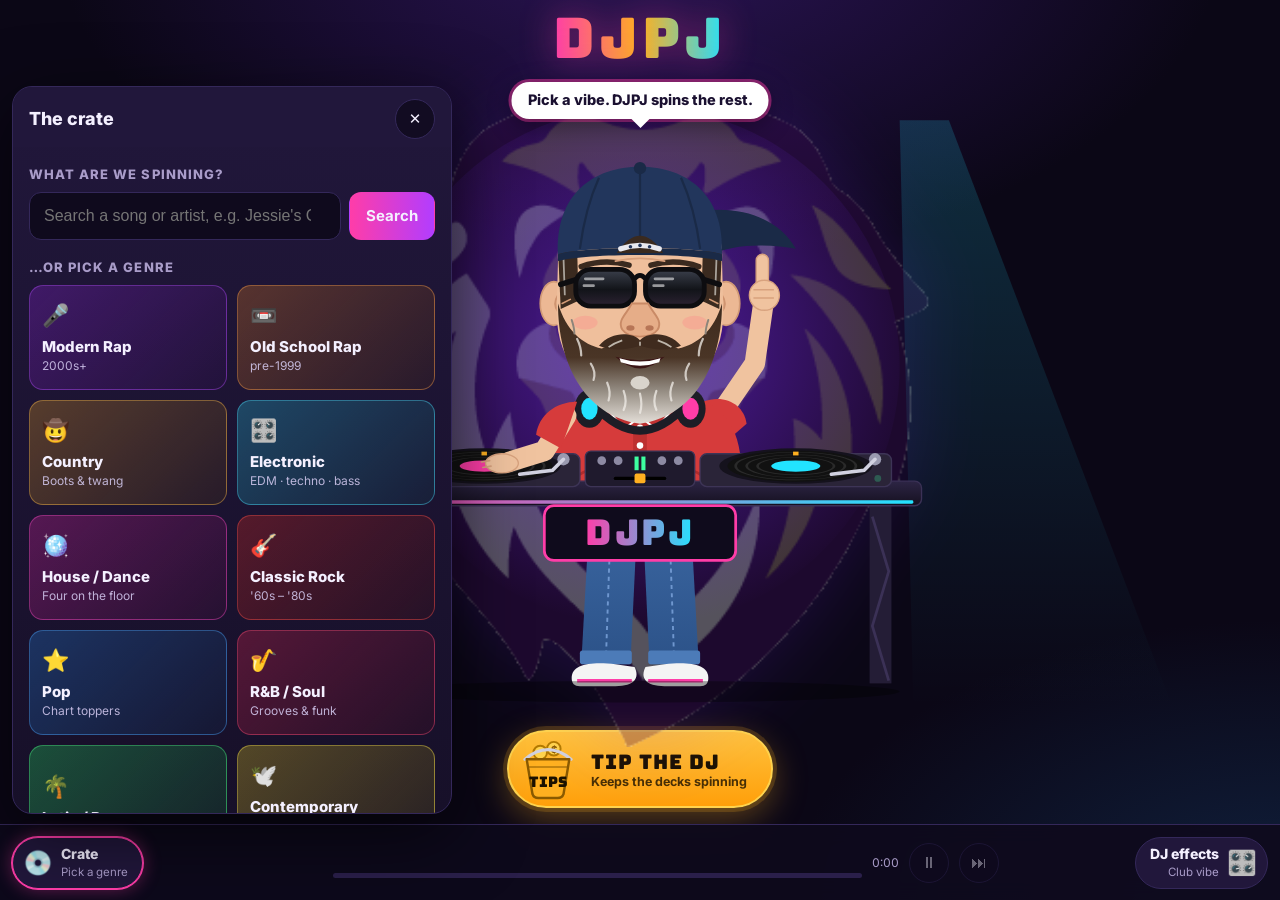
<file: index.html>
<!doctype html>
<html lang="en">
<head>
  <meta charset="utf-8">
  <meta name="viewport" content="width=device-width, initial-scale=1, viewport-fit=cover">
  <title>DJPJ · Your Personal Auto-DJ</title>
  <meta name="description" content="Pick a genre or a song and DJPJ spins a never-ending, beat-matched DJ set right in your browser. Free.">
  <meta name="theme-color" content="#0b0716">
  <link rel="icon" href="favicon.svg" type="image/svg+xml">
  <link rel="manifest" href="manifest.webmanifest">
  <link rel="preconnect" href="https://fonts.googleapis.com">
  <link rel="preconnect" href="https://fonts.gstatic.com" crossorigin>
  <link href="https://fonts.googleapis.com/css2?family=Bungee&family=Inter:wght@400;600;800&display=swap" rel="stylesheet">
  <link rel="stylesheet" href="css/styles.css">
</head>
<body>
  <!-- the stage: DJPJ himself is the show -->
  <div class="stage">
    <header class="topbar">
      <h1 class="logo">DJPJ</h1>
    </header>
    <div class="booth-wrap">
      <div id="status" class="bubble" role="status" aria-live="polite">Pick a vibe. DJPJ spins the rest.</div>
      <img class="lion" src="img/lion.png" alt="" aria-hidden="true">
      <canvas id="viz" aria-hidden="true"></canvas>
      <div id="emotes" class="emotes" aria-hidden="true"></div>
        <svg id="booth" class="booth" viewBox="0 0 480 420" role="img" aria-labelledby="booth-title">
          <title id="booth-title">DJPJ: a bearded DJ in sunglasses, a backwards cap, polo shirt and jeans, spinning two turntables</title>
          <defs>
            <radialGradient id="g-glow" cx="50%" cy="45%" r="55%">
              <stop offset="0" stop-color="#7a2cff" stop-opacity=".55"/>
              <stop offset="1" stop-color="#7a2cff" stop-opacity="0"/>
            </radialGradient>
            <linearGradient id="g-beam-l" x1="0" y1="0" x2="0" y2="1">
              <stop offset="0" stop-color="#ff3da8" stop-opacity=".55"/>
              <stop offset="1" stop-color="#ff3da8" stop-opacity="0"/>
            </linearGradient>
            <linearGradient id="g-beam-r" x1="0" y1="0" x2="0" y2="1">
              <stop offset="0" stop-color="#22e3ff" stop-opacity=".5"/>
              <stop offset="1" stop-color="#22e3ff" stop-opacity="0"/>
            </linearGradient>
            <linearGradient id="g-logo" x1="0" y1="0" x2="1" y2="0">
              <stop offset="0" stop-color="#ff3da8"/>
              <stop offset="1" stop-color="#22e3ff"/>
            </linearGradient>
            <linearGradient id="g-table" x1="0" y1="0" x2="0" y2="1">
              <stop offset="0" stop-color="#2d2545"/>
              <stop offset="1" stop-color="#15101f"/>
            </linearGradient>
            <linearGradient id="g-jeans" x1="0" y1="0" x2="0" y2="1">
              <stop offset="0" stop-color="#3d6aa6"/>
              <stop offset="1" stop-color="#2c5288"/>
            </linearGradient>
            <linearGradient id="g-lens" x1="0" y1="0" x2="0" y2="1">
              <stop offset="0" stop-color="#3b404c"/>
              <stop offset=".55" stop-color="#121419"/>
              <stop offset="1" stop-color="#2c2232"/>
            </linearGradient>
            <!-- beard: dark brown on the cheeks, going gray to white at the chin -->
            <linearGradient id="g-beard" x1="0" y1="0" x2="0" y2="1">
              <stop offset="0" stop-color="#3d2a1d"/>
              <stop offset=".45" stop-color="#4a3526"/>
              <stop offset=".7" stop-color="#8d847a"/>
              <stop offset="1" stop-color="#e4dfd8"/>
            </linearGradient>
            <clipPath id="clip-label"><circle r="17"/></clipPath>
          </defs>

          <!-- stage lights -->
          <g class="lights">
            <polygon class="beam beam-l" points="14,-10 50,-10 40,420 -150,420" fill="url(#g-beam-l)"/>
            <polygon class="beam beam-r" points="430,-10 466,-10 630,420 440,420" fill="url(#g-beam-r)"/>
            <circle class="glow" cx="240" cy="170" r="190" fill="url(#g-glow)"/>
          </g>

          <!-- floating notes -->
          <g class="notes" fill="#ffb020" font-size="26" font-family="serif">
            <text class="note n1" x="70" y="150">♪</text>
            <text class="note n2" x="392" y="120">♫</text>
            <text class="note n3" x="96" y="80">♫</text>
            <text class="note n4" x="370" y="190">♪</text>
          </g>

          <!-- legs (jeans) + sneakers, visible under the table -->
          <g class="legs">
            <path d="M204,262 L197,388 L233,388 L239,262 Z" fill="url(#g-jeans)"/>
            <path d="M241,262 L247,388 L283,388 L276,262 Z" fill="url(#g-jeans)"/>
            <path d="M218,300 L215,386 M262,300 L265,386" stroke="#6f97cf" stroke-width="1.4" stroke-dasharray="3 3" fill="none"/>
            <rect x="196" y="378" width="38" height="10" rx="2" fill="#4c7bb8"/>
            <rect x="246" y="378" width="38" height="10" rx="2" fill="#4c7bb8"/>
            <path d="M190,398 C190,388 204,386 222,388 L236,390 C240,398 236,404 222,404 L196,404 C192,404 190,402 190,398 Z" fill="#f4f4f4"/>
            <path d="M290,398 C290,388 276,386 258,388 L244,390 C240,398 244,404 258,404 L284,404 C288,404 290,402 290,398 Z" fill="#f4f4f4"/>
            <path d="M194,400 L234,400 M246,400 L286,400" stroke="#ff3da8" stroke-width="2.5"/>
          </g>

          <!-- the DJ (everything above the table) -->
          <g class="dj">
            <!-- raised fist-pump arm -->
            <g class="arm-up">
              <path d="M298,206 L324,168 L330,126" stroke="#f0c39f" stroke-width="15" stroke-linecap="round" stroke-linejoin="round" fill="none"/>
              <path d="M286,196 C302,190 316,198 318,212 L302,226 C294,218 288,208 286,196 Z" fill="#d63b3b"/>
              <rect x="325" y="88" width="9" height="26" rx="4.5" fill="#f0c39f" stroke="#d8a27e" stroke-width="1"/>
              <circle cx="331" cy="118" r="11" fill="#f0c39f" stroke="#d8a27e" stroke-width="1"/>
              <path d="M323,114 L338,114 M323,120 L338,120" stroke="#d8a27e" stroke-width="1.2"/>
            </g>

            <!-- torso: polo shirt -->
            <path d="M166,262 C164,228 170,204 196,194 L222,188 L240,206 L258,188 L284,194 C310,204 316,228 314,262 Z" fill="#d63b3b"/>
            <path d="M184,262 C192,250 200,244 210,246 M296,262 C288,250 280,244 270,246" stroke="#b02c2c" stroke-width="2" fill="none"/>
            <rect x="235" y="206" width="10" height="32" rx="2" fill="#bd3030"/>
            <circle cx="240" cy="215" r="2.4" fill="#fff"/>
            <circle cx="240" cy="228" r="2.4" fill="#fff"/>
            <!-- neck -->
            <rect x="224" y="178" width="32" height="26" rx="8" fill="#e9b693"/>
            <!-- collar -->
            <path d="M222,186 L240,207 L228,216 L212,196 Z" fill="#c13232" stroke="#fff" stroke-width="1.5" stroke-linejoin="round"/>
            <path d="M258,186 L240,207 L252,216 L268,196 Z" fill="#c13232" stroke="#fff" stroke-width="1.5" stroke-linejoin="round"/>
            <!-- headphones around the neck -->
            <path d="M206,198 Q240,236 274,198" stroke="#1d1d26" stroke-width="6" fill="none" stroke-linecap="round"/>
            <ellipse cx="203" cy="201" rx="11" ry="14" fill="#1d1d26"/>
            <ellipse cx="203" cy="201" rx="6" ry="8" fill="#22e3ff" class="cup"/>
            <ellipse cx="277" cy="201" rx="11" ry="14" fill="#1d1d26"/>
            <ellipse cx="277" cy="201" rx="6" ry="8" fill="#ff3da8" class="cup"/>

            <!-- head (bobs to the beat) -->
            <g class="head">
              <!-- backwards cap brim, peeking out behind the head -->
              <path d="M276,58 C312,50 342,62 354,84 C334,80 306,80 288,90 Z" fill="#1a2a47"/>
              <!-- ears -->
              <ellipse cx="177" cy="124" rx="10" ry="16" fill="#ecb894" stroke="#d29a76" stroke-width="1.2"/>
              <ellipse cx="303" cy="124" rx="10" ry="16" fill="#ecb894" stroke="#d29a76" stroke-width="1.2"/>
              <path d="M180,118 q-4,6 0,12 M300,118 q4,6 0,12" stroke="#cf9470" stroke-width="1.5" fill="none"/>
              <!-- face: full and round -->
              <path d="M180,92 C178,58 204,44 240,44 C276,44 302,58 300,92 L301,130 C301,170 276,192 240,194 C204,192 179,170 179,130 Z" fill="#efbf9c"/>
              <!-- short dark hair at the temples, a little gray -->
              <path d="M180,84 L194,84 L195,122 L182,128 Z" fill="#3a2a1f"/>
              <path d="M300,84 L286,84 L285,122 L298,128 Z" fill="#3a2a1f"/>
              <path d="M184,90 L185,118 M296,90 L295,118" stroke="#a9a39b" stroke-width="1.3"/>
              <!-- brows peeking over the shades -->
              <path class="brows" d="M197,97 Q214,91 232,96 M248,96 Q266,91 283,97" stroke="#3a2a1f" stroke-width="4" fill="none" stroke-linecap="round"/>
              <!-- forehead line -->
              <path d="M222,93 Q240,89 258,93" stroke="#d9a07c" stroke-width="1.3" fill="none" stroke-linecap="round"/>
              <!-- dark sunglasses -->
              <g class="shades">
                <path d="M182,110 L195,106 M298,110 L285,106" stroke="#0d0d10" stroke-width="4" stroke-linecap="round"/>
                <rect x="193" y="99" width="43" height="27" rx="11" fill="url(#g-lens)" stroke="#0d0d10" stroke-width="3.5"/>
                <rect x="244" y="99" width="43" height="27" rx="11" fill="url(#g-lens)" stroke="#0d0d10" stroke-width="3.5"/>
                <path d="M236,106 Q240,101 244,106" stroke="#0d0d10" stroke-width="3.5" fill="none"/>
                <path d="M200,106 L213,106 M199,111 L206,111 M251,106 L264,106 M250,111 L257,111" stroke="#fff" stroke-width="2" stroke-linecap="round" opacity=".55"/>
              </g>
              <!-- smile lines peeking out from the shades -->
              <path d="M189,121 l-6,3 M291,121 l6,3" stroke="#d29a76" stroke-width="1.2" stroke-linecap="round"/>
              <!-- big caricature nose -->
              <path d="M234,124 C231,131 223,136 227,143 C232,150 248,150 253,143 C257,136 249,131 246,124 Z" fill="#e6ad88" stroke="#c98a66" stroke-width="1.4"/>
              <ellipse cx="233" cy="142" rx="3" ry="2" fill="#b77556"/>
              <ellipse cx="247" cy="142" rx="3" ry="2" fill="#b77556"/>
              <!-- rosy cheeks -->
              <ellipse cx="200" cy="138" rx="9" ry="5" fill="#ff8a8a" opacity=".35"/>
              <ellipse cx="280" cy="138" rx="9" ry="5" fill="#ff8a8a" opacity=".35"/>
              <!-- full beard: dark on the cheeks, gray to white at the chin -->
              <path d="M180,124 C180,166 198,206 240,212 C282,206 300,166 300,124 C294,144 282,154 268,157 C256,151 224,151 212,157 C198,154 186,144 180,124 Z" fill="url(#g-beard)"/>
              <path d="M194,150 q3,6 3,12 M286,150 q-3,6 -3,12 M204,168 q4,6 2,12 M276,168 q-4,6 -2,12 M216,182 q3,7 1,13 M264,182 q-3,7 -1,13 M228,188 q3,8 0,14 M240,190 q2,8 0,14 M252,188 q-3,8 0,14" stroke="#f2eee8" stroke-width="1.6" fill="none" stroke-linecap="round" opacity=".75"/>
              <path d="M190,136 q2,6 2,10 M290,136 q-2,6 -2,10" stroke="#8d847a" stroke-width="1.4" fill="none" stroke-linecap="round"/>
              <!-- mustache with a few gray hairs -->
              <path d="M210,155 C219,144 235,145 240,151 C245,145 261,144 270,155 C259,160 247,157 240,155 C233,157 221,160 210,155 Z" fill="#3f2b1e"/>
              <path d="M227,151 q-6,2 -10,5 M253,151 q6,2 10,5 M240,152 l0,3" stroke="#bdb5aa" stroke-width="1.2" fill="none"/>
              <!-- easy grin -->
              <g class="mouth-grin">
                <path d="M222,163 Q240,180 258,163 Q240,168 222,163 Z" fill="#3a1414"/>
                <path d="M225,164 Q240,169 255,164 L254,167 Q240,172 226,167 Z" fill="#fff"/>
              </g>
              <!-- open-mouth shout -->
              <g class="mouth-open">
                <path d="M226,160 Q240,156 254,160 Q256,176 240,182 Q224,176 226,160 Z" fill="#3a1414"/>
                <path d="M228,161 Q240,158 252,161 L251,165 Q240,163 229,165 Z" fill="#fff"/>
                <ellipse cx="240" cy="176" rx="8" ry="4" fill="#e0585f"/>
              </g>
              <!-- gray soul patch under the lip -->
              <ellipse cx="240" cy="182" rx="7" ry="5" fill="#d9d4cc"/>
              <!-- backwards baseball cap -->
              <path d="M180,88 C178,44 206,24 240,24 C274,24 302,44 300,88 C280,82 200,82 180,88 Z" fill="#22365c"/>
              <path d="M240,26 L240,82 M210,32 Q200,54 196,84 M270,32 Q280,54 284,84" stroke="#1a2a47" stroke-width="1.6" fill="none"/>
              <path d="M180,88 C200,82 280,82 300,88 L300,93 C280,87 200,87 180,93 Z" fill="#1a2a47"/>
              <!-- snapback opening + strap (the "back" of the cap, facing forward) -->
              <path d="M223,87 Q240,62 257,87 Z" fill="#3a2a1f"/>
              <path d="M226,84 Q240,79 254,84" stroke="#e9e9ef" stroke-width="4" fill="none" stroke-linecap="round"/>
              <circle cx="233" cy="82.5" r="1.3" fill="#22365c"/>
              <circle cx="240" cy="81.5" r="1.3" fill="#22365c"/>
              <circle cx="247" cy="82.5" r="1.3" fill="#22365c"/>
              <circle cx="240" cy="25" r="4.5" fill="#1a2a47"/>
            </g>
          </g>

          <!-- the booth -->
          <g class="table">
            <rect x="56" y="270" width="16" height="132" fill="#241d36"/>
            <rect x="408" y="270" width="16" height="132" fill="#241d36"/>
            <path d="M58,280 L70,320 L58,360 L70,400 M410,280 L422,320 L410,360 L422,400" stroke="#3b3156" stroke-width="2" fill="none"/>
            <rect x="34" y="254" width="412" height="18" rx="5" fill="url(#g-table)" stroke="#3b3156"/>
            <rect class="led" x="40" y="268" width="400" height="2.5" rx="1" fill="url(#g-logo)"/>
            <rect x="170" y="272" width="140" height="40" rx="7" fill="#0f0b1c" stroke="#ff3da8" stroke-width="2" class="banner"/>
            <text x="240" y="301" text-anchor="middle" font-family="Bungee, Impact, sans-serif" font-size="26" fill="url(#g-logo)" letter-spacing="2">DJPJ</text>
            <ellipse cx="240" cy="408" rx="190" ry="8" fill="#000" opacity=".35"/>
          </g>

          <!-- left turntable (deck A) -->
          <g class="deck deck-a">
            <rect x="56" y="234" width="140" height="24" rx="5" fill="#2a2438" stroke="#3d3456"/>
            <ellipse cx="126" cy="243" rx="56" ry="13" fill="#15121d"/>
            <g transform="translate(126 243) scale(1 0.23)">
              <g class="platter">
                <circle r="50" fill="#111"/>
                <circle r="44" fill="none" stroke="#2a2a2a" stroke-width="2"/>
                <circle r="36" fill="none" stroke="#2a2a2a" stroke-width="2"/>
                <circle r="28" fill="none" stroke="#2a2a2a" stroke-width="2"/>
                <circle r="18" fill="#ff3da8"/>
                <image class="label-art" x="-17" y="-17" width="34" height="34" clip-path="url(#clip-label)" preserveAspectRatio="xMidYMid slice" href=""/>
                <rect x="-2" y="-46" width="4" height="12" fill="#ffb020"/>
              </g>
            </g>
            <circle cx="184" cy="238" r="4.5" fill="#9a9ab0"/>
            <path d="M184,238 L176,246 L152,249" stroke="#d1d1e0" stroke-width="2.6" fill="none" stroke-linecap="round"/>
            <circle class="deck-led" cx="66" cy="252" r="2.5" fill="#3dffa0"/>
          </g>

          <!-- right turntable (deck B) -->
          <g class="deck deck-b">
            <rect x="284" y="234" width="140" height="24" rx="5" fill="#2a2438" stroke="#3d3456"/>
            <ellipse cx="354" cy="243" rx="56" ry="13" fill="#15121d"/>
            <g transform="translate(354 243) scale(1 0.23)">
              <g class="platter">
                <circle r="50" fill="#111"/>
                <circle r="44" fill="none" stroke="#2a2a2a" stroke-width="2"/>
                <circle r="36" fill="none" stroke="#2a2a2a" stroke-width="2"/>
                <circle r="28" fill="none" stroke="#2a2a2a" stroke-width="2"/>
                <circle r="18" fill="#22e3ff"/>
                <image class="label-art" x="-17" y="-17" width="34" height="34" clip-path="url(#clip-label)" preserveAspectRatio="xMidYMid slice" href=""/>
                <rect x="-2" y="-46" width="4" height="12" fill="#ffb020"/>
              </g>
            </g>
            <circle cx="412" cy="238" r="4.5" fill="#9a9ab0"/>
            <path d="M412,238 L404,246 L380,249" stroke="#d1d1e0" stroke-width="2.6" fill="none" stroke-linecap="round"/>
            <circle class="deck-led" cx="414" cy="252" r="2.5" fill="#3dffa0"/>
          </g>

          <!-- mixer -->
          <g class="mixer">
            <rect x="200" y="232" width="80" height="26" rx="4" fill="#1f1a2d" stroke="#3d3456"/>
            <circle cx="212" cy="239" r="3.2" fill="#8d8aa3"/>
            <circle cx="224" cy="239" r="3.2" fill="#8d8aa3"/>
            <circle cx="256" cy="239" r="3.2" fill="#8d8aa3"/>
            <circle cx="268" cy="239" r="3.2" fill="#8d8aa3"/>
            <rect class="vu vu-a" x="236" y="236" width="3" height="10" fill="#3dffa0"/>
            <rect class="vu vu-b" x="241" y="236" width="3" height="10" fill="#3dffa0"/>
            <line x1="222" y1="252" x2="258" y2="252" stroke="#000" stroke-width="2.5" stroke-linecap="round"/>
            <rect id="xfader" x="236" y="248.5" width="8" height="7" rx="1.5" fill="#ffb020"/>
          </g>

          <!-- scratching arm (drawn over the left deck) -->
          <g class="arm-scratch-body">
          <g class="arm-scratch">
            <path d="M186,206 L170,232 L144,240" stroke="#f0c39f" stroke-width="15" stroke-linecap="round" stroke-linejoin="round" fill="none"/>
            <path d="M194,196 C178,196 166,206 164,220 L182,230 C186,220 190,208 194,196 Z" fill="#d63b3b"/>
            <ellipse cx="139" cy="241" rx="12" ry="7" fill="#f0c39f" stroke="#d8a27e" stroke-width="1"/>
            <path d="M130,239 l-6,1 M131,243 l-6,1" stroke="#d8a27e" stroke-width="1.2" stroke-linecap="round"/>
          </g>
          </g>
        </svg>
      <div class="smoke" aria-hidden="true"><i></i><i></i><i></i><i></i><i></i><i></i></div>
      <div id="strobe" class="strobe" aria-hidden="true"></div>
    </div>
    <button class="tip-jar" type="button" data-tip hidden>
      <svg viewBox="0 0 64 64" aria-hidden="true">
        <circle cx="24" cy="15" r="7" fill="#ffd34d" stroke="#b37a00" stroke-width="2"/>
        <circle cx="38" cy="11" r="7" fill="#ffd34d" stroke="#b37a00" stroke-width="2"/>
        <text x="38" y="15" text-anchor="middle" font-size="10" font-weight="800" fill="#8a5a00" font-family="Inter, sans-serif">$</text>
        <path d="M8,22 Q32,2 56,22" fill="none" stroke="#d1d1e0" stroke-width="3" stroke-linecap="round"/>
        <path d="M10,22 L54,22 L48,58 C47,61 45,62 42,62 L22,62 C19,62 17,61 16,58 Z" fill="#ffb020" stroke="#8a5a00" stroke-width="2.5" stroke-linejoin="round"/>
        <path d="M12,30 L52,30" stroke="#8a5a00" stroke-width="2" opacity=".5"/>
        <text x="32" y="51" text-anchor="middle" font-size="15" font-family="Bungee, Impact, sans-serif" fill="#1b1100">TIPS</text>
      </svg>
      <span class="tip-jar-text"><b>Tip the DJ</b><small>Keeps the decks spinning</small></span>
    </button>
  </div>

  <!-- bottom dock: the crate (left), what's playing (middle), effects (right) -->
  <nav class="dock" aria-label="Player">
    <button id="crate-btn" class="dock-badge" type="button" aria-expanded="false" aria-controls="crate-sheet">
      <span id="crate-icon" class="i" aria-hidden="true">💿</span>
      <span class="txt"><span class="lbl">Crate</span><span id="crate-sub" class="sub">Pick a genre</span></span>
    </button>
    <div class="now-bar">
      <img id="np-art" class="np-art" alt="" width="44" height="44">
      <div class="np-text">
        <div class="ticker"><span id="np-ticker">Nothing spinning yet. Open the crate to start a set.</span></div>
        <div class="progress"><div id="np-progress" class="progress-bar"></div></div>
        <a id="np-get" class="np-get" href="#" target="_blank" rel="noopener" hidden></a>
      </div>
      <span id="np-time" class="np-time">0:00</span>
      <button id="btn-pause" class="icon-btn" type="button" aria-label="Pause" disabled>⏸</button>
      <button id="btn-skip" class="icon-btn" type="button" aria-label="Next track" disabled>⏭</button>
    </div>
    <button id="fx-btn" class="dock-badge right" type="button" aria-expanded="false" aria-controls="fx-sheet">
      <span class="i" aria-hidden="true">🎛️</span>
      <span class="txt"><span class="lbl">DJ effects</span><span id="fx-sub" class="sub">Club vibe</span></span>
    </button>
  </nav>

  <section id="crate-sheet" class="sheet left" aria-label="The crate" hidden>
    <div class="sheet-head">
      <h2 class="sheet-title">The crate</h2>
      <button class="icon-btn" type="button" data-close aria-label="Close the crate">✕</button>
    </div>

    <div id="np-details" class="now" hidden>
      <div class="np-meta">
        <div class="np-label">Now spinning</div>
        <div id="np-title" class="np-title">—</div>
        <div id="np-artist" class="np-artist"></div>
        <div class="np-tags">
          <span id="np-source" class="badge"></span>
          <span id="np-bpm" class="badge ghost"></span>
          <span id="np-key" class="badge ghost"></span>
        </div>
        <a id="np-link" class="np-link" href="#" target="_blank" rel="noopener">View source</a>
        <p id="np-credit" class="np-credit small muted" hidden>Preview provided courtesy of iTunes</p>
      </div>
      <div class="lists">
        <div>
          <h3 class="sub-title">Up next</h3>
          <ol id="up-next" class="tracklist"></ol>
        </div>
        <div>
          <h3 class="sub-title">Set list</h3>
          <ol id="history" class="tracklist" reversed></ol>
        </div>
      </div>
      <button id="btn-stop" class="btn ghost end-set" type="button">⏹ End the set</button>
    </div>

    <h3 id="home-title" class="sub-title">What are we spinning?</h3>
    <form id="search-form" class="search" role="search" autocomplete="off">
      <input id="search" type="search" placeholder="Search a song or artist, e.g. Jessie's Girl" aria-label="Search songs">
      <button class="btn primary" type="submit">Search</button>
    </form>
    <div id="results" class="results" hidden></div>

    <h3 class="sub-title">…or pick a genre</h3>
    <div id="genres" class="genre-grid"></div>

    <div class="settings">
      <label class="check"><input type="checkbox" data-bind="archive"> Mix in public-domain classics <small>(1920s 78s from the Internet Archive)</small></label>
    </div>
    <div class="ad-slot" data-slot="home" hidden></div>

    <footer class="credits small muted">
      <p>Music streams from <a href="https://www.apple.com/apple-music/" target="_blank" rel="noopener">Apple iTunes</a> (30-second previews; follow the link on each track to buy or stream the full song), and the
        <a href="https://archive.org/details/georgeblood" target="_blank" rel="noopener">Internet Archive</a> (public-domain 78rpm records).
        All rights belong to the artists. DJPJ mixes live in your browser. Nothing is recorded or stored.</p>
      <p id="affiliate-note" hidden>DJPJ may earn a commission if you join Apple Music through links on this site.</p>
      <p><a href="about.html">About</a> · <a href="about.html#contact">Contact</a> ·
        <a href="about.html#privacy">Privacy</a> · <a href="about.html#refunds">Refunds</a></p>
    </footer>
  </section>

  <section id="fx-sheet" class="sheet right" aria-label="DJ effects" hidden>
    <div class="sheet-head">
      <h2 class="sheet-title">DJ effects</h2>
      <button class="icon-btn" type="button" data-close aria-label="Close DJ effects">✕</button>
    </div>
    <div class="setting">
      <div class="setting-label">Vibe</div>
      <div class="seg" role="radiogroup" aria-label="Mix style" data-bind="style">
        <button type="button" data-value="smooth">Smooth</button>
        <button type="button" data-value="club">Club</button>
        <button type="button" data-value="hype">Hype</button>
      </div>
    </div>
    <label class="vol">🔊 <input id="volume" type="range" min="0" max="1" step="0.01" value="0.9" aria-label="Volume"></label>
    <div class="setting">
      <div class="setting-label">Dance moves</div>
      <div id="dance-pad" class="dance-pad"></div>
    </div>
    <div class="setting">
      <div class="setting-label">Booth</div>
      <div class="booth-toggles">
        <button class="fx" type="button" data-booth="smoke" aria-pressed="false"><span class="i" aria-hidden="true">🌫️</span><span>Smoke</span></button>
        <button class="fx" type="button" data-booth="strobe" aria-pressed="false"><span class="i" aria-hidden="true">💡</span><span>Strobe</span></button>
      </div>
      <p class="muted small booth-note">Strobe flashes with the beat. Skip it if flashing lights bother you.</p>
    </div>
    <p class="muted small fx-hint">Tap to throw an effect on the live mix.</p>
    <div id="fx-pad" class="fx-pad"></div>
    <div class="ad-slot" data-slot="player" hidden></div>
  </section>

  <dialog id="tip-dialog" class="tip-dialog" aria-labelledby="tip-title">
    <form method="dialog" class="tip-close"><button class="icon-btn" aria-label="Close">✕</button></form>
    <h2 id="tip-title" class="tip-title">Tip the DJ 🎧</h2>
    <p class="muted small tip-sub">Tips keep DJPJ free and the decks spinning. The music keeps playing while you tip.</p>
    <div id="tip-amounts" class="tip-amounts" role="radiogroup" aria-label="Tip amount"></div>
    <label class="tip-custom">Other amount $<input id="tip-custom" type="number" min="2" max="500" step="1" inputmode="numeric" placeholder="e.g. 15"></label>

    <div id="tip-wallet" class="tip-wallet" hidden>
      <div id="express-checkout"></div>
      <div class="tip-or"><span>or</span></div>
    </div>

    <div class="tip-venmo">
      <a id="venmo-link" class="btn venmo" href="#" target="_blank" rel="noopener">Tip with Venmo</a>
      <div class="venmo-qr">
        <div id="venmo-qr" class="qr" aria-label="Venmo QR code"></div>
        <p class="small muted">On a computer? Scan with your phone's camera to tip in Venmo.</p>
      </div>
    </div>
    <p id="tip-msg" class="tip-msg" role="status" aria-live="polite"></p>
    <p class="tip-fine small muted">Tips are voluntary, $2–$500. Refunds within 3 days, minus processing fees.
      <a href="about.html#refunds" target="_blank" rel="noopener">Refund policy</a> ·
      <a href="about.html#privacy" target="_blank" rel="noopener">Privacy</a></p>
  </dialog>

  <script type="module" src="js/app.js"></script>
</body>
</html>
</file>
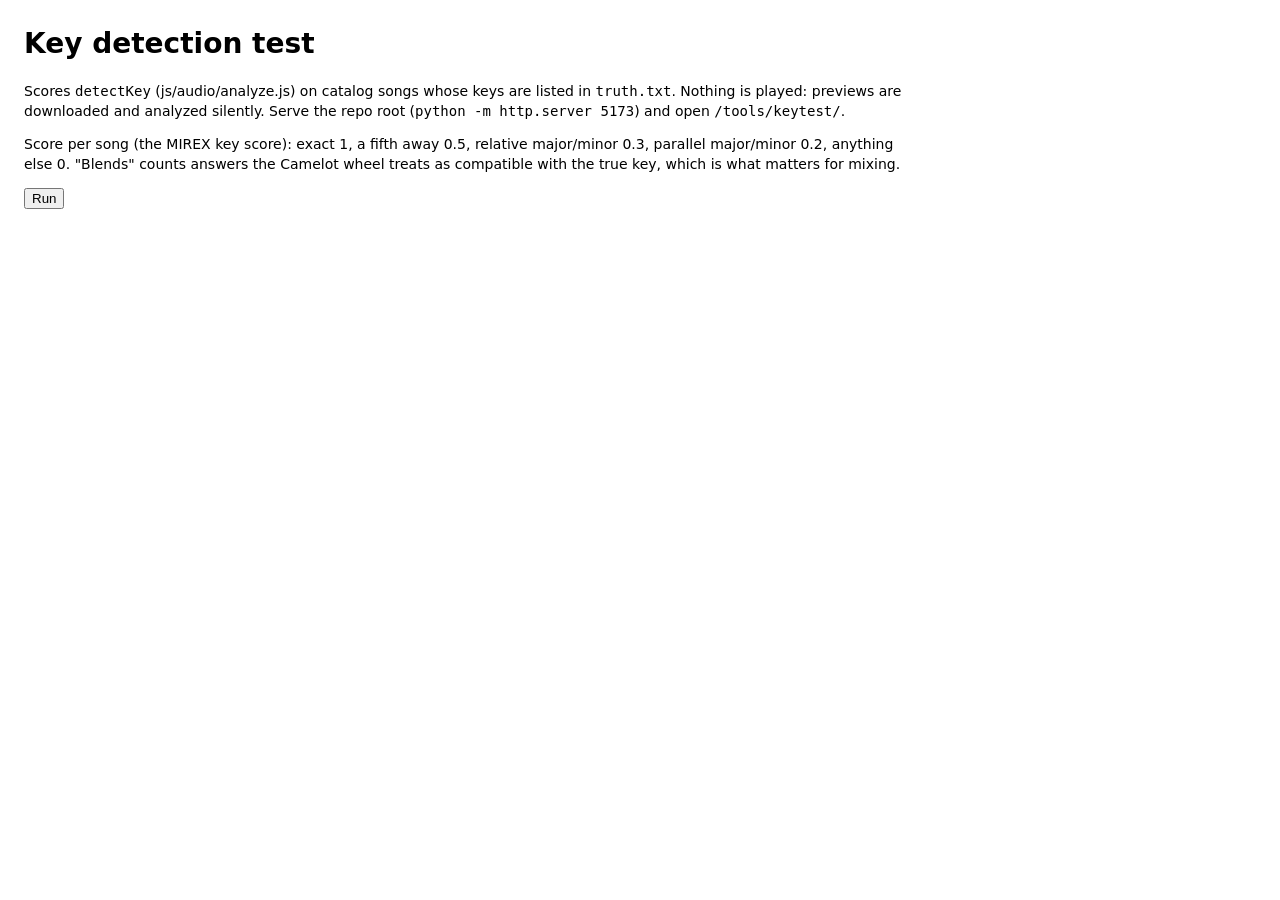
<file: tools/keytest/index.html>
<!doctype html>
<meta charset="utf-8">
<title>DJPJ key detection test</title>
<style>
  body { font: 14px/1.4 system-ui, sans-serif; margin: 24px; max-width: 900px; }
  table { border-collapse: collapse; margin-top: 12px; }
  td, th { padding: 2px 10px; text-align: left; border-bottom: 1px solid #ddd; }
  .exact { color: #0a7a2f; } .near { color: #9a6b00; } .wrong { color: #b00020; } .none { color: #777; }
</style>
<h1>Key detection test</h1>
<p>Scores <code>detectKey</code> (js/audio/analyze.js) on catalog songs whose keys are listed in
  <code>truth.txt</code>. Nothing is played: previews are downloaded and analyzed silently. Serve the
  repo root (<code>python -m http.server 5173</code>) and open <code>/tools/keytest/</code>.</p>
<p>Score per song (the MIREX key score): exact 1, a fifth away 0.5, relative major/minor 0.3, parallel
  major/minor 0.2, anything else 0. "Blends" counts answers the Camelot wheel treats as compatible
  with the true key, which is what matters for mixing.</p>
<button id="run">Run</button> <span id="status"></span>
<pre id="summary"></pre>
<table id="rows"></table>
<script type="module">
import { detectKey } from '../../js/audio/analyze.js';
import { norm } from '../../js/sources/itunes.js';
import { keysCompatible } from '../../js/keys.js';
import { GENRES } from '../../js/genres.js';

const NOTES = ['C', 'C#', 'D', 'D#', 'E', 'F', 'F#', 'G', 'G#', 'A', 'A#', 'B'];
const parse = k => { const [n, m] = k.split(' '); return { pc: NOTES.indexOf(n), minor: m === 'minor' }; };
export function mirex(truth, got) {
  if (!got) return 0;
  const t = parse(truth), g = parse(got), d = (g.pc - t.pc + 12) % 12;
  if (d === 0 && t.minor === g.minor) return 1;
  if (t.minor === g.minor && (d === 7 || d === 5)) return 0.5;
  if (!t.minor && g.minor && d === 9) return 0.3;
  if (t.minor && !g.minor && d === 3) return 0.3;
  if (d === 0) return 0.2;
  return 0;
}

const bytes = new Map(); // downloaded previews, kept between runs
let songs = null;
async function testSet() {
  if (songs) return songs;
  const truth = (await (await fetch('truth.txt')).text()).split('\n').filter(l => l.trim() && !l.startsWith('#'))
    .map(l => l.split('|').map(x => x.trim()));
  const all = (await Promise.all(GENRES.filter(g => g.catalog).map(g =>
    fetch(`../../data/catalog/${g.key}.json`).then(r => r.json()).then(c => c.songs)))).flat();
  songs = [];
  for (const [artist, title, key] of truth) {
    const a = norm(artist), t = norm(title);
    const s = all.find(s => norm(s.artist).startsWith(a) && norm(s.title) === t) ||
              all.find(s => norm(s.artist).startsWith(a) && norm(s.title).startsWith(t));
    if (s) songs.push({ name: `${s.artist} · ${s.title}`, url: s.cleanUrl, key });
  }
  return songs;
}

// Runs the detector over the test set. `detect(buffer)` returns a key name or null.
export async function run(detect = b => detectKey(b), onRow = () => {}) {
  const list = await testSet();
  const ctx = new OfflineAudioContext(2, 1, 44100);
  const rows = [];
  for (const s of list) {
    try {
      if (!bytes.has(s.url)) bytes.set(s.url, await (await fetch(s.url)).arrayBuffer());
      const buffer = await ctx.decodeAudioData(bytes.get(s.url).slice(0));
      const got = detect(buffer);
      rows.push({ ...s, got, score: mirex(s.key, got), blends: !!got && keysCompatible(s.key, got) });
    } catch (e) {
      rows.push({ ...s, got: null, score: 0, blends: false, error: e.message });
    }
    onRow(rows.at(-1), rows.length, list.length);
  }
  const answered = rows.filter(r => r.got);
  const sum = (l, f) => l.reduce((n, r) => n + f(r), 0);
  return {
    songs: rows.length,
    answered: answered.length,
    exact: sum(rows, r => +(r.score === 1)),
    blends: sum(rows, r => +r.blends),
    clashes: answered.length - sum(rows, r => +r.blends), // a key was given and it would not blend
    mirex: +(sum(rows, r => r.score) / rows.length).toFixed(3),
    rows,
  };
}
window.keytest = { run, mirex, detectKey };

document.querySelector('#run').addEventListener('click', async () => {
  const status = document.querySelector('#status'), table = document.querySelector('#rows');
  table.innerHTML = '<tr><th>Song</th><th>True</th><th>Detected</th><th>Score</th></tr>';
  const res = await run(undefined, (r, i, n) => {
    status.textContent = `${i}/${n}`;
    const cls = !r.got ? 'none' : r.score === 1 ? 'exact' : r.blends ? 'near' : 'wrong';
    table.insertAdjacentHTML('beforeend', `<tr class="${cls}"><td>${r.name}</td><td>${r.key}</td><td>${r.got || 'no answer'}</td><td>${r.score}</td></tr>`);
  });
  const { rows, ...summary } = res;
  document.querySelector('#summary').textContent = JSON.stringify(summary, null, 1);
});
</script>
</file>
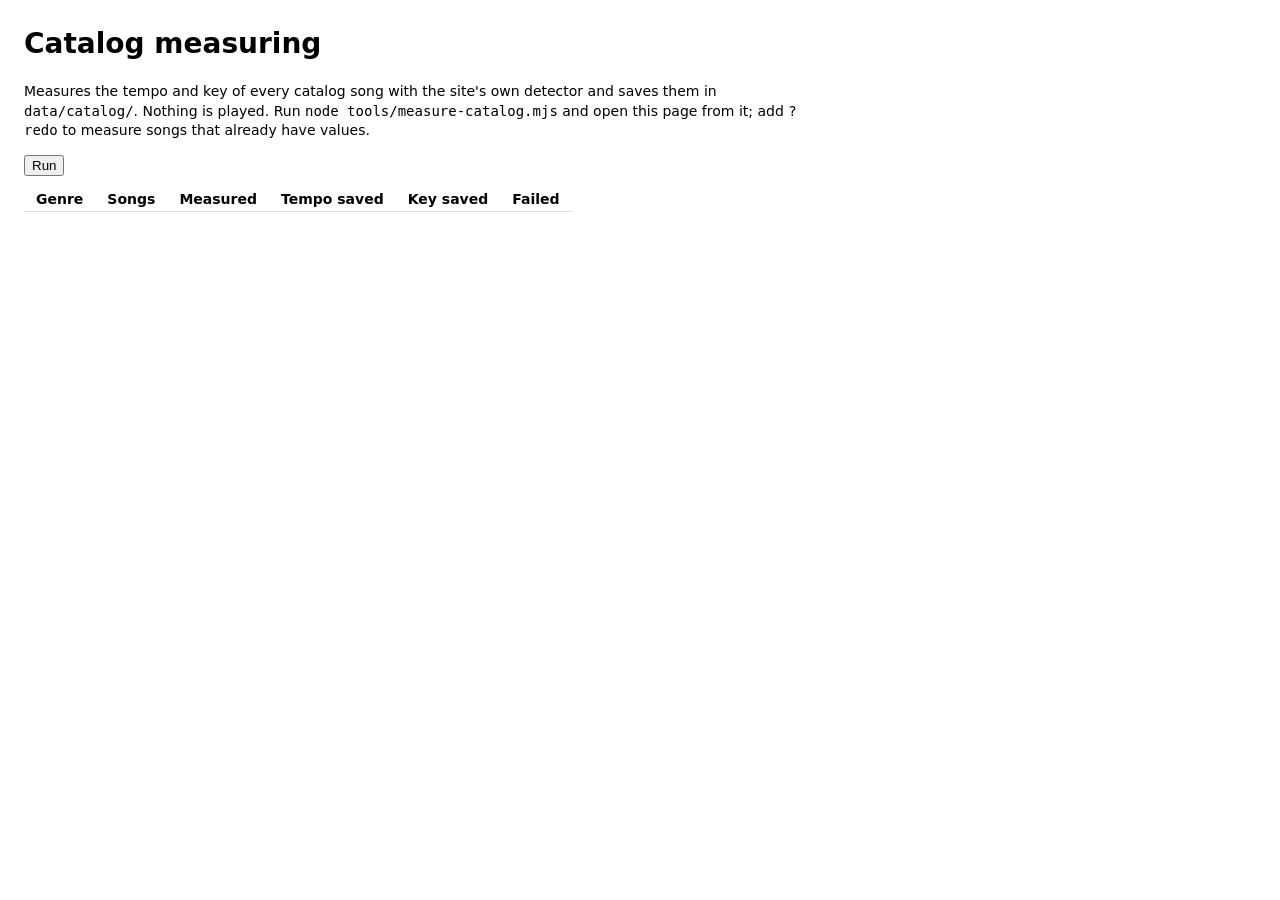
<file: tools/measure/index.html>
<!doctype html>
<meta charset="utf-8">
<title>DJPJ catalog measuring</title>
<style>
  body { font: 14px/1.4 system-ui, sans-serif; margin: 24px; max-width: 800px; }
  td, th { padding: 2px 12px; text-align: left; border-bottom: 1px solid #ddd; }
  table { border-collapse: collapse; margin-top: 12px; }
</style>
<h1>Catalog measuring</h1>
<p>Measures the tempo and key of every catalog song with the site's own detector and saves them in
  <code>data/catalog/</code>. Nothing is played. Run <code>node tools/measure-catalog.mjs</code> and
  open this page from it; add <code>?redo</code> to measure songs that already have values.</p>
<button id="run">Run</button> <span id="status"></span>
<table id="rows"><tr><th>Genre</th><th>Songs</th><th>Measured</th><th>Tempo saved</th><th>Key saved</th><th>Failed</th></tr></table>
<script type="module">
import { analyze, detectKey } from '../../js/audio/analyze.js';
import { GENRES } from '../../js/genres.js';

const VERSION = 2;      // matches KEY_VERSION in js/memory.js: bump both when the detector changes
const STEADY = 1.25;    // same bar prep.js uses before it trusts a tempo
const AT_ONCE = 6;
const redo = new URLSearchParams(location.search).has('redo');
const state = (window.measure = { running: false, done: false, genres: {} });

async function measureSong(ctx, s) {
  const res = await fetch(s.cleanUrl);
  if (!res.ok) throw new Error(`download ${res.status}`);
  const buffer = await ctx.decodeAudioData(await res.arrayBuffer());
  const a = analyze(buffer);
  return [a.confidence > STEADY ? a.bpm : null, detectKey(buffer)];
}

const send = (genre, results) => fetch('/save', { method: 'POST', body: JSON.stringify({ genre, version: VERSION, results }) })
  .then(r => { if (!r.ok) throw new Error(`save ${r.status}`); });

async function runGenre(key, row) {
  const cat = await (await fetch(`../../data/catalog/${key}.json`, { cache: 'reload' })).json();
  const todo = cat.songs.filter(s => s.cleanId && s.cleanUrl && (redo || s.measured !== VERSION));
  const g = (state.genres[key] = { songs: cat.songs.length, todo: todo.length, measured: 0, bpm: 0, key: 0, failed: 0 });
  const ctx = new OfflineAudioContext(2, 1, 44100);
  let batch = {}, at = 0;
  const flush = async () => { const b = batch; batch = {}; if (Object.keys(b).length) await send(key, b); };
  const worker = async () => {
    while (at < todo.length) {
      const s = todo[at++];
      try {
        const r = await measureSong(ctx, s);
        batch[s.cleanId] = r;
        g.measured++; g.bpm += !!r[0]; g.key += !!r[1];
      } catch (e) {
        g.failed++; // left unmeasured: the next run tries it again
        console.warn(key, s.title, e.message);
      }
      if (Object.keys(batch).length >= 40) await flush();
      row.innerHTML = `<td>${key}</td><td>${g.songs}</td><td>${g.measured}/${g.todo}</td><td>${g.bpm}</td><td>${g.key}</td><td>${g.failed}</td>`;
    }
  };
  await Promise.all(Array.from({ length: AT_ONCE }, worker));
  await flush();
}

async function run() {
  if (state.running) return;
  state.running = true;
  const table = document.querySelector('#rows'), status = document.querySelector('#status');
  for (const g of GENRES.filter(g => g.catalog)) {
    status.textContent = g.key;
    const row = table.insertRow();
    try { await runGenre(g.key, row); } catch (e) { state.genres[g.key] = { error: e.message }; row.innerHTML = `<td>${g.key}</td><td colspan="5">${e.message}</td>`; }
  }
  status.textContent = 'done';
  state.running = false; state.done = true;
}
document.querySelector('#run').addEventListener('click', run);
window.measure.run = run;
</script>
</file>
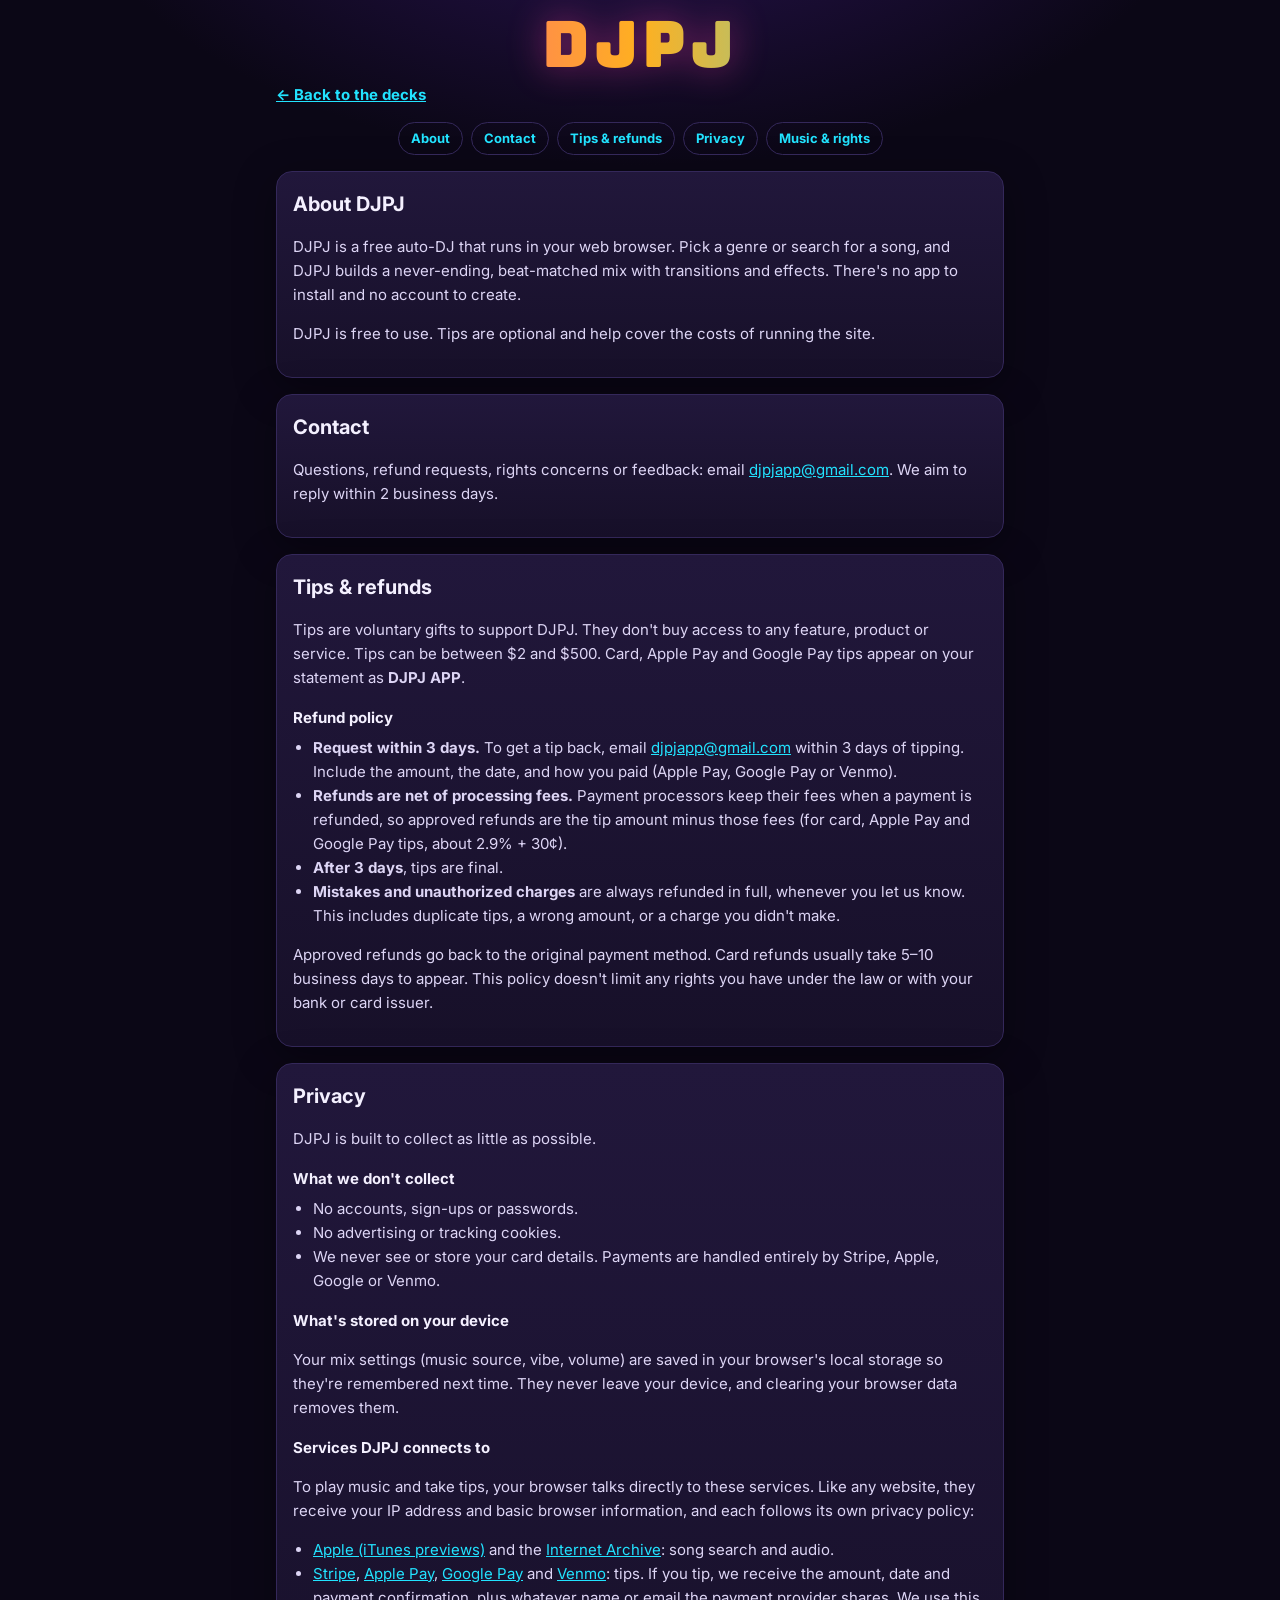
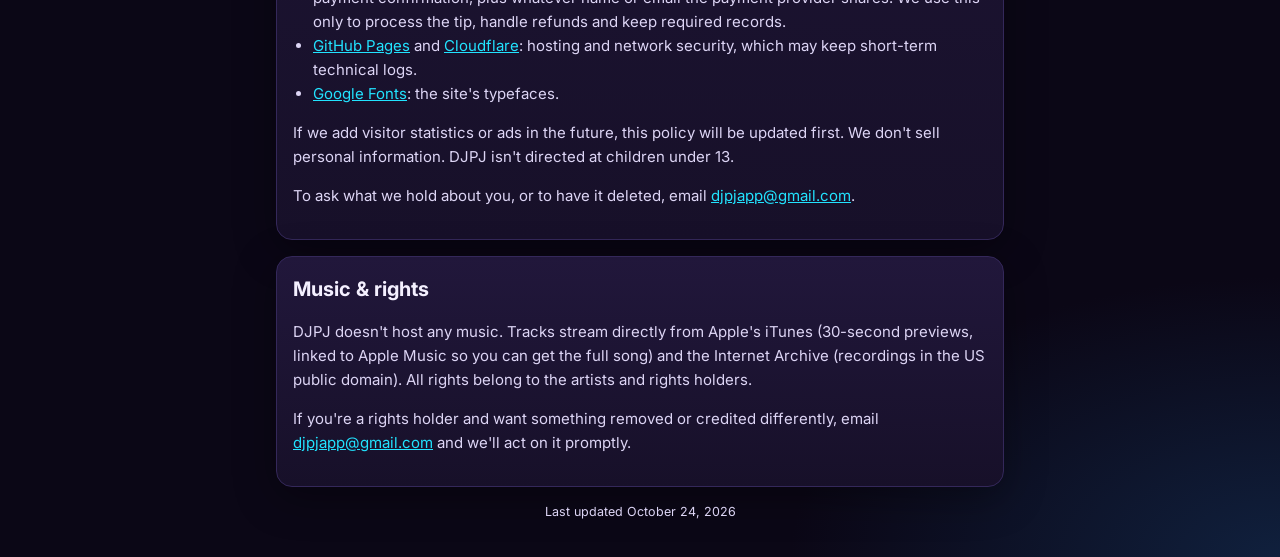
<file: about.html>
<!doctype html>
<html lang="en">
<head>
  <meta charset="utf-8">
  <meta name="viewport" content="width=device-width, initial-scale=1, viewport-fit=cover">
  <title>About DJPJ · Contact, Privacy &amp; Refunds</title>
  <meta name="description" content="About DJPJ, how to reach us, what we collect, and the tip refund policy.">
  <meta name="theme-color" content="#0b0716">
  <link rel="icon" href="favicon.svg" type="image/svg+xml">
  <link rel="preconnect" href="https://fonts.googleapis.com">
  <link rel="preconnect" href="https://fonts.gstatic.com" crossorigin>
  <link href="https://fonts.googleapis.com/css2?family=Bungee&family=Inter:wght@400;600;800&display=swap" rel="stylesheet">
  <link rel="stylesheet" href="css/styles.css">
  <style>
    .doc { max-width: 760px; margin: 0 auto; display: block; }
    .doc .logo { font-size: clamp(40px, 10vw, 64px); text-align: center; }
    .doc .back { display: inline-block; margin: 8px 0 16px; font-weight: 700; }
    .doc .panel { margin-bottom: 16px; line-height: 1.6; }
    .doc h2 { margin: 0 0 8px; font-size: 20px; }
    .doc h3 { margin: 16px 0 6px; font-size: 15px; }
    .doc p, .doc li { color: #ddd5f5; }
    .doc ul { padding-left: 20px; margin: 6px 0; }
    .doc .updated { text-align: center; }
    .doc nav.toc { display: flex; flex-wrap: wrap; gap: 8px; justify-content: center; margin-bottom: 16px; }
    .doc nav.toc a { padding: 6px 12px; border-radius: 99px; border: 1px solid var(--line); text-decoration: none; font-weight: 700; font-size: 13px; }
  </style>
</head>
<body>
  <div class="app doc">
    <h1 class="logo">DJPJ</h1>
    <a class="back" href="./">← Back to the decks</a>
    <nav class="toc" aria-label="On this page">
      <a href="#about">About</a><a href="#contact">Contact</a><a href="#refunds">Tips &amp; refunds</a>
      <a href="#privacy">Privacy</a><a href="#music">Music &amp; rights</a>
    </nav>

    <section id="about" class="panel">
      <h2>About DJPJ</h2>
      <p>DJPJ is a free auto-DJ that runs in your web browser. Pick a genre or search for a song, and DJPJ builds
        a never-ending, beat-matched mix with transitions and effects. There's no app to install and no account to create.</p>
      <p>DJPJ is free to use. Tips are optional and help cover the costs of running the site.</p>
    </section>

    <section id="contact" class="panel">
      <h2>Contact</h2>
      <p>Questions, refund requests, rights concerns or feedback: email
        <a href="mailto:djpjapp@gmail.com">djpjapp@gmail.com</a>. We aim to reply within 2 business days.</p>
    </section>

    <section id="refunds" class="panel">
      <h2>Tips &amp; refunds</h2>
      <p>Tips are voluntary gifts to support DJPJ. They don't buy access to any feature, product or service.
        Tips can be between $2 and $500. Card, Apple Pay and Google Pay tips appear on your statement as
        <strong>DJPJ APP</strong>.</p>
      <h3>Refund policy</h3>
      <ul>
        <li><strong>Request within 3 days.</strong> To get a tip back, email <a href="mailto:djpjapp@gmail.com">djpjapp@gmail.com</a>
          within 3 days of tipping. Include the amount, the date, and how you paid (Apple Pay, Google Pay or Venmo).</li>
        <li><strong>Refunds are net of processing fees.</strong> Payment processors keep their fees when a payment is refunded,
          so approved refunds are the tip amount minus those fees (for card, Apple Pay and Google Pay tips, about 2.9% + 30¢).</li>
        <li><strong>After 3 days</strong>, tips are final.</li>
        <li><strong>Mistakes and unauthorized charges</strong> are always refunded in full, whenever you let us know.
          This includes duplicate tips, a wrong amount, or a charge you didn't make.</li>
      </ul>
      <p>Approved refunds go back to the original payment method. Card refunds usually take 5–10 business days to appear.
        This policy doesn't limit any rights you have under the law or with your bank or card issuer.</p>
    </section>

    <section id="privacy" class="panel">
      <h2>Privacy</h2>
      <p>DJPJ is built to collect as little as possible.</p>
      <h3>What we don't collect</h3>
      <ul>
        <li>No accounts, sign-ups or passwords.</li>
        <li>No advertising or tracking cookies.</li>
        <li>We never see or store your card details. Payments are handled entirely by Stripe, Apple, Google or Venmo.</li>
      </ul>
      <h3>What's stored on your device</h3>
      <p>Your mix settings (music source, vibe, volume) are saved in your browser's local storage so they're
        remembered next time. They never leave your device, and clearing your browser data removes them.</p>
      <h3>Services DJPJ connects to</h3>
      <p>To play music and take tips, your browser talks directly to these services. Like any website, they receive your
        IP address and basic browser information, and each follows its own privacy policy:</p>
      <ul>
        <li><a href="https://www.apple.com/legal/privacy/" target="_blank" rel="noopener">Apple (iTunes previews)</a> and the
          <a href="https://archive.org/about/terms.php" target="_blank" rel="noopener">Internet Archive</a>: song search and audio.</li>
        <li><a href="https://stripe.com/privacy" target="_blank" rel="noopener">Stripe</a>,
          <a href="https://www.apple.com/legal/privacy/" target="_blank" rel="noopener">Apple Pay</a>,
          <a href="https://policies.google.com/privacy" target="_blank" rel="noopener">Google Pay</a> and
          <a href="https://venmo.com/legal/us-privacy-policy/" target="_blank" rel="noopener">Venmo</a>: tips. If you tip, we receive
          the amount, date and payment confirmation, plus whatever name or email the payment provider shares. We use this only
          to process the tip, handle refunds and keep required records.</li>
        <li><a href="https://docs.github.com/site-policy/privacy-policies/github-general-privacy-statement" target="_blank" rel="noopener">GitHub Pages</a>
          and <a href="https://www.cloudflare.com/privacypolicy/" target="_blank" rel="noopener">Cloudflare</a>: hosting and network
          security, which may keep short-term technical logs.</li>
        <li><a href="https://policies.google.com/privacy" target="_blank" rel="noopener">Google Fonts</a>: the site's typefaces.</li>
      </ul>
      <p>If we add visitor statistics or ads in the future, this policy will be updated first.
        We don't sell personal information. DJPJ isn't directed at children under 13.</p>
      <p>To ask what we hold about you, or to have it deleted, email <a href="mailto:djpjapp@gmail.com">djpjapp@gmail.com</a>.</p>
    </section>

    <section id="music" class="panel">
      <h2>Music &amp; rights</h2>
      <p>DJPJ doesn't host any music. Tracks stream directly from Apple's iTunes
        (30-second previews, linked to Apple Music so you can get the full song) and the Internet Archive (recordings in the
        US public domain). All rights belong to the artists and rights holders.</p>
      <p>If you're a rights holder and want something removed or credited differently, email
        <a href="mailto:djpjapp@gmail.com">djpjapp@gmail.com</a> and we'll act on it promptly.</p>
    </section>

    <p class="updated small muted">Last updated October 24, 2026</p>
  </div>
</body>
</html>
</file>
<file: css/styles.css>
:root {
  --bg: #0b0716;
  --panel: #171029;
  --panel-2: #21173b;
  --line: #34285a;
  --text: #f4f0ff;
  --muted: #a99cc9;
  --pink: #ff3da8;
  --cyan: #22e3ff;
  --amber: #ffb020;
  --green: #3dffa0;
  --radius: 16px;
  --beat: 0.5s;
  --dock-h: 76px;
  color-scheme: dark;
}

* { box-sizing: border-box; }
html, body { margin: 0; }
body {
  min-height: 100vh;
  background:
    radial-gradient(900px 520px at 50% -8%, #2c1458 0%, transparent 65%),
    radial-gradient(700px 400px at 100% 100%, #10203d 0%, transparent 70%),
    var(--bg);
  color: var(--text);
  font: 15px/1.45 Inter, system-ui, -apple-system, "Segoe UI", Roboto, sans-serif;
  -webkit-tap-highlight-color: transparent;
}
a { color: var(--cyan); }
button { font: inherit; color: inherit; }
[hidden] { display: none !important; }
.small { font-size: 12.5px; }
.muted { color: var(--muted); }
.row { display: flex; align-items: center; }
.row.between { justify-content: space-between; }
.row.gap { gap: 12px; flex-wrap: wrap; justify-content: space-between; }

/* plain pages (about.html) */
.app {
  max-width: 1180px;
  margin: 0 auto;
  padding: max(12px, env(safe-area-inset-top)) 16px max(24px, env(safe-area-inset-bottom));
}
.panel {
  background: linear-gradient(180deg, var(--panel-2), var(--panel));
  border: 1px solid var(--line);
  border-radius: var(--radius);
  padding: 16px;
  box-shadow: 0 10px 40px rgba(0, 0, 0, .35);
}

/* ---------- stage: DJPJ fills the screen above the dock ---------- */
.stage {
  min-height: 100dvh;
  display: grid; grid-template-rows: auto 1fr auto; justify-items: center;
  padding: max(10px, env(safe-area-inset-top)) 16px calc(var(--dock-h) + 16px + env(safe-area-inset-bottom));
  overflow-x: clip; /* the light beams spill past the booth; never let them scroll the page */
}
.topbar { width: 100%; display: flex; align-items: center; justify-content: center; min-height: 56px; }
.logo {
  margin: 0;
  font-family: Bungee, Impact, sans-serif;
  font-weight: 400;
  font-size: clamp(34px, 7vw, 56px);
  letter-spacing: 4px;
  line-height: 1;
  background: linear-gradient(90deg, var(--pink), var(--amber) 50%, var(--cyan));
  -webkit-background-clip: text;
  background-clip: text;
  color: transparent;
  filter: drop-shadow(0 0 18px rgba(255, 61, 168, .45));
}
/* as big as the screen allows, keeping the booth's 480x420 shape plus room for the bubble */
.booth-wrap {
  position: relative; align-self: center;
  width: min(100%, 860px, calc((100dvh - var(--dock-h) - 250px) * 480 / 420));
  min-width: 280px; padding-top: 52px;
}
.booth { display: block; width: 100%; height: auto; position: relative; overflow: visible; }
/* the lion watches over the booth, breathing with the beat */
.lion {
  position: absolute; left: 50%; top: 4px; width: 88%; height: auto; transform: translateX(-50%);
  opacity: .3; pointer-events: none; user-select: none;
  filter: drop-shadow(0 0 40px rgba(122, 44, 255, .6));
}
.stage:has(.booth.playing) .lion { animation: lion-breathe calc(var(--beat) * 2) ease-in-out infinite; }
.stage:has(.booth.paused) .lion { animation-play-state: paused; }
@keyframes lion-breathe { 0%, 100% { transform: translateX(-50%) scale(1); opacity: .28; } 50% { transform: translateX(-50%) scale(1.025); opacity: .36; } }

/* emotes float up from DJPJ's head */
.emotes { position: absolute; inset: 0; pointer-events: none; z-index: 2; overflow: visible; }
.emote {
  position: absolute; font-size: clamp(26px, 4.4vw, 40px); line-height: 1;
  animation: emote-up 1.9s ease-out forwards; filter: drop-shadow(0 4px 10px rgba(0, 0, 0, .5));
}
.emote.word {
  font: 400 clamp(15px, 2.4vw, 22px) Bungee, Impact, sans-serif; letter-spacing: 1px; white-space: nowrap;
  background: linear-gradient(90deg, var(--pink), var(--amber)); -webkit-background-clip: text; background-clip: text; color: transparent;
}
@keyframes emote-up {
  0% { opacity: 0; transform: translate(-50%, 10px) scale(.4) rotate(var(--tilt, 0deg)); }
  15% { opacity: 1; transform: translate(-50%, 0) scale(1.2) rotate(var(--tilt, 0deg)); }
  100% { opacity: 0; transform: translate(calc(-50% + var(--drift, 0px)), -110px) scale(1) rotate(calc(var(--tilt, 0deg) * -1)); }
}
#viz { position: absolute; inset: auto 0 18% 0; width: 100%; height: 34%; opacity: .55; pointer-events: none; }

/* fog machine: soft puffs drifting across the floor of the booth */
.smoke { position: absolute; left: -15%; right: -15%; bottom: 0; height: 62%; pointer-events: none; opacity: 0; transition: opacity 1.5s; }
.stage.smoke-on .smoke { opacity: 1; }
.smoke i {
  position: absolute; bottom: -10%; width: 55%; aspect-ratio: 1.6; border-radius: 50%;
  background: radial-gradient(closest-side, rgba(225, 215, 255, .5), rgba(200, 185, 255, .18) 55%, transparent);
  filter: blur(6px); animation: smoke 16s linear infinite;
}
.smoke i:nth-child(1) { left: -10%; animation-delay: 0s; }
.smoke i:nth-child(2) { left: 20%; animation-delay: -5s; animation-duration: 19s; }
.smoke i:nth-child(3) { left: 45%; animation-delay: -10s; }
.smoke i:nth-child(4) { left: 65%; animation-delay: -3s; animation-duration: 21s; animation-direction: reverse; }
.smoke i:nth-child(5) { left: 5%; animation-delay: -12s; animation-duration: 23s; animation-direction: reverse; }
.smoke i:nth-child(6) { left: 35%; animation-delay: -8s; animation-duration: 18s; }
@keyframes smoke {
  0% { transform: translate(-12%, 10%) scale(.7); opacity: 0; }
  20% { opacity: 1; }
  70% { opacity: .8; }
  100% { transform: translate(18%, -55%) scale(1.5); opacity: 0; }
}

/* strobe: a white flash on the beat, driven from app.js so it locks to the music */
.strobe {
  position: absolute; inset: -10% -25% 0; pointer-events: none; opacity: 0;
  background: radial-gradient(ellipse at 50% 35%, rgba(255, 255, 255, .95), rgba(230, 240, 255, .5) 40%, transparent 70%);
  mix-blend-mode: screen;
}

/* DJPJ's speech bubble: the status line, so tricks and effects read as part of the show */
.bubble {
  position: absolute; top: 0; left: 50%; transform: translateX(-50%); z-index: 1;
  max-width: min(92%, 520px); width: max-content;
  padding: 9px 16px; border-radius: 18px;
  background: #fff; color: #1a1030; font-weight: 800; font-size: 14.5px; line-height: 1.3; text-align: center;
  box-shadow: 0 6px 24px rgba(0, 0, 0, .4), 0 0 0 3px rgba(255, 61, 168, .5);
}
.bubble::after {
  content: ""; position: absolute; left: 50%; bottom: -9px; margin-left: -9px;
  border: 9px solid transparent; border-bottom: 0; border-top-color: #fff;
}
.bubble.pop { animation: pop .35s ease-out; }
@keyframes pop {
  0% { transform: translateX(-50%) scale(.85); }
  60% { transform: translateX(-50%) scale(1.05); }
  100% { transform: translateX(-50%) scale(1); }
}

/* ---------- booth animation ---------- */
.booth .head, .booth .arm-up, .booth .arm-scratch, .booth .platter, .booth .note, .booth .beam {
  transform-box: fill-box;
}
.booth .platter { transform-origin: center; }
.booth .head { transform-origin: 50% 100%; }
.booth .arm-up { transform-origin: 0% 100%; }
.booth .arm-scratch { transform-origin: 100% 0%; }
.booth .beam-l { transform-origin: 84% 0%; }
.booth .beam-r { transform-origin: 16% 0%; }
.booth .note { opacity: 0; }
.booth .lights .beam { opacity: .35; }
.booth .deck-led { opacity: .25; }

.booth.playing .head { animation: bob var(--beat) ease-in-out infinite; }
.booth.playing .arm-up { animation: pump calc(var(--beat) * 2) ease-in-out infinite; }
.booth.playing .arm-scratch { animation: scratch calc(var(--beat) / 2) ease-in-out infinite alternate; }
.booth.playing .beam-l { animation: sway-l calc(var(--beat) * 8) ease-in-out infinite alternate; opacity: .8; }
.booth.playing .beam-r { animation: sway-r calc(var(--beat) * 8) ease-in-out infinite alternate; opacity: .8; }
.booth.playing .glow { animation: pulse var(--beat) ease-out infinite; }
.booth.playing .note { animation: float calc(var(--beat) * 6) linear infinite; }
.booth.playing .n2 { animation-delay: calc(var(--beat) * -1.5); }
.booth.playing .n3 { animation-delay: calc(var(--beat) * -3); }
.booth.playing .n4 { animation-delay: calc(var(--beat) * -4.5); }
.booth.playing .led { animation: pulse var(--beat) ease-out infinite; }
.booth.a-on .deck-a .platter, .booth.b-on .deck-b .platter { animation: spin 1.8s linear infinite; }
.booth.a-on .deck-a .deck-led, .booth.b-on .deck-b .deck-led { opacity: 1; }
.booth.paused * { animation-play-state: paused !important; }

/* his whole body grooves behind the table; the scratching arm and legs move with him */
.booth .dj, .booth .arm-scratch-body, .booth .legs { transform-box: view-box; transform-origin: 240px 400px; }
.booth.playing .dj, .booth.playing .arm-scratch-body { animation: groove calc(var(--beat) * 2) ease-in-out infinite; }
.booth.playing .legs { animation: groove-legs calc(var(--beat) * 2) ease-in-out infinite; }
@keyframes groove {
  0%, 100% { transform: translate(-4px, 0); }
  25%, 75% { transform: translate(0, 3px); }
  50% { transform: translate(4px, 0); }
}
@keyframes groove-legs { 0%, 100% { transform: translateX(-2px); } 50% { transform: translateX(2px); } }

/* moves (app.js adds one for a few bars) */
.booth.playing.move-hype .dj, .booth.playing.move-hype .arm-scratch-body { animation: jump var(--beat) cubic-bezier(.3, 0, .4, 1) infinite; }
.booth.playing.move-hype .arm-up { animation: pump-big calc(var(--beat) / 1) ease-in-out infinite; }
@keyframes jump { 0%, 100% { transform: translateY(2px); } 35% { transform: translateY(-11px); } }
@keyframes pump-big { 0%, 100% { transform: rotate(-6deg); } 50% { transform: rotate(-22deg) translateY(-6px); } }

.booth.playing.move-lean .dj, .booth.playing.move-lean .arm-scratch-body { animation: lean calc(var(--beat) * 2) ease-in-out infinite; }
.booth.playing.move-lean .arm-scratch { animation-duration: calc(var(--beat) / 4); }
@keyframes lean { 0%, 100% { transform: translate(-12px, 7px) rotate(-3deg); } 50% { transform: translate(-9px, 10px) rotate(-2deg); } }

.booth.playing.move-headbang .head { animation: headbang var(--beat) cubic-bezier(.5, 0, .5, 1) infinite; }
@keyframes headbang { 0%, 100% { transform: translateY(0) rotate(0); } 40% { transform: translateY(10px) rotate(5deg); } }

.booth.playing.move-wave .arm-up { animation: wave calc(var(--beat) * 2) ease-in-out infinite; }
@keyframes wave { 0%, 100% { transform: rotate(-26deg); } 50% { transform: rotate(18deg); } }

.booth.playing.move-point .arm-up { animation: point calc(var(--beat) * 2) ease-in-out infinite; }
@keyframes point { 0%, 100% { transform: rotate(48deg); } 50% { transform: rotate(42deg) translateX(3px); } }

.booth.playing.move-sway .dj, .booth.playing.move-sway .arm-scratch-body { animation: sway calc(var(--beat) * 4) ease-in-out infinite; }
@keyframes sway {
  0%, 100% { transform: translate(-11px, 0) rotate(-2.5deg); }
  25%, 75% { transform: translate(0, 4px) rotate(0); }
  50% { transform: translate(11px, 0) rotate(2.5deg); }
}

/* ---------- dance moves (the Dance moves pads): big, whole-body, a few bars each ----------
   They work with or without a set playing, and win over the smaller cue moves above. */
.booth[class*="dance-"] .dj, .booth[class*="dance-"] .arm-scratch-body, .booth[class*="dance-"] .legs { will-change: transform; }

/* spin: a full turn, faked by flipping him through his own width */
.booth.dance-spin .dj, .booth.dance-spin .arm-scratch-body, .booth.dance-spin .legs { animation: d-spin calc(var(--beat) * 2) ease-in-out infinite; }
@keyframes d-spin { 0%, 100% { transform: scaleX(1); } 25% { transform: scaleX(.06); } 50% { transform: scaleX(-1); } 75% { transform: scaleX(.06); } }

/* jump: up off the floor every two beats, with a squat to load it */
.booth.dance-jump .dj, .booth.dance-jump .arm-scratch-body, .booth.dance-jump .legs { animation: d-jump calc(var(--beat) * 2) cubic-bezier(.3, 0, .3, 1) infinite; }
.booth.dance-jump .arm-up { animation: pump-big var(--beat) ease-in-out infinite; }
@keyframes d-jump { 0%, 100% { transform: translateY(0) scaleY(1); } 12% { transform: translateY(5px) scaleY(.96); } 45% { transform: translateY(-38px) scaleY(1.02); } 70% { transform: translateY(0) scaleY(1); } }

/* floss: arm swings one way, hips the other, every beat */
.booth.dance-floss .arm-up { animation: d-floss-arm var(--beat) ease-in-out infinite alternate; }
.booth.dance-floss .dj, .booth.dance-floss .arm-scratch-body, .booth.dance-floss .legs { animation: d-floss-hips var(--beat) ease-in-out infinite alternate; }
@keyframes d-floss-arm { from { transform: rotate(-45deg); } to { transform: rotate(55deg); } }
@keyframes d-floss-hips { from { transform: translateX(12px) rotate(1.5deg); } to { transform: translateX(-12px) rotate(-1.5deg); } }

/* dab: snap into it, hold, come back up */
.booth.dance-dab .arm-up { animation: d-dab-arm calc(var(--beat) * 4) ease-in-out infinite; }
.booth.dance-dab .head { animation: d-dab-head calc(var(--beat) * 4) ease-in-out infinite; }
.booth.dance-dab .dj, .booth.dance-dab .arm-scratch-body { animation: d-dab-body calc(var(--beat) * 4) ease-in-out infinite; }
@keyframes d-dab-arm { 0%, 100% { transform: rotate(0); } 12%, 70% { transform: rotate(68deg); } }
@keyframes d-dab-head { 0%, 100% { transform: none; } 12%, 70% { transform: translate(-8px, 12px) rotate(-20deg); } }
@keyframes d-dab-body { 0%, 100% { transform: none; } 12%, 70% { transform: translate(-6px, 6px) rotate(-5deg); } }

/* raise the roof: push the ceiling up on every beat */
.booth.dance-roof .arm-up { animation: d-roof var(--beat) cubic-bezier(.4, 0, .2, 1) infinite; }
.booth.dance-roof .dj, .booth.dance-roof .arm-scratch-body { animation: jump var(--beat) cubic-bezier(.3, 0, .4, 1) infinite; }
@keyframes d-roof { 0%, 100% { transform: translateY(8px) rotate(4deg); } 40% { transform: translateY(-22px) rotate(-8deg); } }

/* shuffle: quick side steps with a hop between */
.booth.dance-shuffle .dj, .booth.dance-shuffle .arm-scratch-body, .booth.dance-shuffle .legs { animation: d-shuffle calc(var(--beat) * 2) linear infinite; }
@keyframes d-shuffle {
  0%, 100% { transform: translate(-20px, 0); }
  25% { transform: translate(0, -9px); }
  50% { transform: translate(20px, 0); }
  75% { transform: translate(0, -9px); }
}

/* body roll: a wave down through the shoulders and hips */
.booth.dance-roll .dj, .booth.dance-roll .arm-scratch-body { animation: d-roll calc(var(--beat) * 2) ease-in-out infinite; }
.booth.dance-roll .head { animation: d-roll-head calc(var(--beat) * 2) ease-in-out infinite; }
@keyframes d-roll {
  0%, 100% { transform: translateY(0) skewX(0); }
  25% { transform: translate(-6px, 6px) skewX(9deg) rotate(2deg); }
  50% { transform: translateY(-4px) skewX(0); }
  75% { transform: translate(6px, 6px) skewX(-9deg) rotate(-2deg); }
}
@keyframes d-roll-head { 0%, 100% { transform: none; } 25% { transform: translateX(8px) rotate(-6deg); } 75% { transform: translateX(-8px) rotate(6deg); } }

/* disco: Saturday-night point, up to the sky then down across the floor */
.booth.dance-disco .arm-up { animation: d-disco calc(var(--beat) * 2) cubic-bezier(.7, 0, .3, 1) infinite; }
.booth.dance-disco .dj, .booth.dance-disco .arm-scratch-body { animation: d-disco-hips calc(var(--beat) * 2) cubic-bezier(.7, 0, .3, 1) infinite; }
@keyframes d-disco { 0%, 100% { transform: rotate(-24deg); } 50% { transform: rotate(118deg); } }
@keyframes d-disco-hips { 0%, 100% { transform: translateX(8px) rotate(2deg); } 50% { transform: translate(-8px, 5px) rotate(-3deg); } }

/* faces */
.booth .mouth-open { display: none; }
.booth.face-shout .mouth-grin { display: none; }
.booth.face-shout .mouth-open { display: inline; }
.booth .brows { transition: transform .15s; }
.booth.face-surprise .brows { transform: translateY(-5px); }
.booth.face-shout .brows { transform: translateY(-3px); }

@keyframes spin { to { transform: rotate(360deg); } }
@keyframes bob { 0%, 100% { transform: translateY(0) rotate(0); } 50% { transform: translateY(5px) rotate(-1.5deg); } }
@keyframes pump { 0%, 100% { transform: rotate(0); } 50% { transform: rotate(-9deg); } }
@keyframes scratch { from { transform: rotate(-4deg); } to { transform: rotate(4deg); } }
@keyframes sway-l { from { transform: rotate(-3deg); } to { transform: rotate(9deg); } }
@keyframes sway-r { from { transform: rotate(3deg); } to { transform: rotate(-9deg); } }
@keyframes pulse { 0% { opacity: 1; } 100% { opacity: .55; } }
@keyframes float {
  0% { opacity: 0; transform: translateY(20px); }
  20% { opacity: 1; }
  100% { opacity: 0; transform: translateY(-60px) rotate(15deg); }
}
@media (prefers-reduced-motion: reduce) {
  .booth *, .bubble, .ticker span, .tip-jar, .tip-jar *, .lion, .smoke i { animation: none !important; }
  .emote { animation-duration: .01s !important; }
}

/* ---------- panels ---------- */
.sub-title { margin: 18px 0 8px; font-size: 13px; font-weight: 800; letter-spacing: .08em; text-transform: uppercase; color: var(--muted); }

.btn {
  display: inline-flex; align-items: center; justify-content: center; gap: 6px;
  min-height: 44px; padding: 0 16px;
  border-radius: 12px; border: 1px solid var(--line);
  background: #2a1f4a; cursor: pointer; font-weight: 700; text-decoration: none; color: var(--text);
  transition: transform .08s, background .15s, border-color .15s;
}
.btn:hover { border-color: #5b4a94; }
.btn:active { transform: scale(.97); }
.btn.primary { background: linear-gradient(90deg, var(--pink), #b23dff); border-color: transparent; }
.btn.ghost { background: transparent; }
.btn:disabled { opacity: .5; cursor: default; }

/* ---------- search ---------- */
.search { display: flex; gap: 8px; }
.search input {
  flex: 1; min-width: 0; min-height: 48px; padding: 0 14px;
  border-radius: 12px; border: 1px solid var(--line); background: #0f0a1d; color: var(--text);
  font-size: 16px; /* keeps iOS from zooming */
}
.search input:focus { outline: 2px solid var(--pink); outline-offset: 1px; }
.results { margin-top: 10px; display: grid; grid-template-columns: minmax(0, 1fr); gap: 6px; max-height: 420px; overflow: auto; }
.results .group { font-size: 12px; font-weight: 800; color: var(--muted); text-transform: uppercase; letter-spacing: .08em; margin: 8px 2px 2px; }
.result {
  display: flex; gap: 10px; align-items: center; width: 100%; text-align: left;
  padding: 8px; border-radius: 12px; border: 1px solid transparent; background: #120c22; cursor: pointer;
}
.result:hover, .result:focus-visible { border-color: var(--pink); }
.result img { width: 46px; height: 46px; border-radius: 8px; object-fit: cover; background: #2a1f4a; flex: none; }
.result .t { font-weight: 700; }
.result .a { color: var(--muted); font-size: 13px; }
.result .meta { min-width: 0; flex: 1; }
.result .meta > div { white-space: nowrap; overflow: hidden; text-overflow: ellipsis; }

/* ---------- genres ---------- */
.genre-grid { display: grid; grid-template-columns: repeat(auto-fill, minmax(150px, 1fr)); gap: 10px; }
.genre {
  --hue: 300;
  position: relative; text-align: left; cursor: pointer;
  padding: 14px 12px; min-height: 84px; border-radius: 14px;
  border: 1px solid hsl(var(--hue) 80% 60% / .45);
  background: linear-gradient(135deg, hsl(var(--hue) 70% 45% / .35), hsl(var(--hue) 70% 20% / .2));
  transition: transform .1s, box-shadow .2s;
}
.genre:hover { box-shadow: 0 0 0 2px hsl(var(--hue) 90% 60% / .7), 0 0 24px hsl(var(--hue) 90% 60% / .35); }
.genre:active { transform: scale(.97); }
.genre .icon { font-size: 22px; }
.genre .name { display: block; font-weight: 800; margin-top: 4px; }
.genre .sub { display: block; font-size: 12px; color: #d7cdf3; opacity: .85; }
.genre.active { box-shadow: 0 0 0 2px var(--amber), 0 0 24px rgba(255, 176, 32, .4); }

/* ---------- settings ---------- */
.settings { display: grid; gap: 12px; margin-top: 18px; padding-top: 14px; border-top: 1px dashed var(--line); }
.setting { display: grid; gap: 6px; }
.setting-label { font-size: 12px; font-weight: 800; letter-spacing: .08em; text-transform: uppercase; color: var(--muted); }
.seg { display: inline-flex; background: #0f0a1d; border: 1px solid var(--line); border-radius: 12px; padding: 3px; gap: 3px; }
.seg button {
  border: 0; background: transparent; border-radius: 9px; padding: 8px 12px; min-height: 38px;
  cursor: pointer; font-weight: 700; color: var(--muted);
}
.seg button small { display: block; font-weight: 600; font-size: 11px; opacity: .8; }
.seg button[aria-checked="true"] { background: linear-gradient(90deg, #ff3da8, #b23dff); color: #fff; }
.seg.wide { display: grid; grid-template-columns: 1fr 1fr; }
.check { display: flex; gap: 10px; align-items: center; cursor: pointer; }
.check input { width: 20px; height: 20px; accent-color: var(--pink); flex: none; }
.check small { color: var(--muted); }

/* ---------- tip jar: front and center under the booth ---------- */
.tip-jar {
  display: inline-flex; align-items: center; gap: 12px; margin-top: 6px;
  padding: 6px 24px 6px 8px; border-radius: 99px; cursor: pointer; text-align: left;
  border: 2px solid #ffd34d; background: linear-gradient(180deg, #ffc23d, #ff9f0a); color: #1b1100;
  box-shadow: 0 0 0 4px rgba(255, 176, 32, .18), 0 10px 34px rgba(255, 176, 32, .35);
  transition: transform .12s, box-shadow .2s;
}
.tip-jar svg { width: 62px; height: 62px; flex: none; transform-origin: 50% 90%; }
.tip-jar-text { display: grid; line-height: 1.15; }
.tip-jar-text b { font: 400 20px Bungee, Impact, sans-serif; letter-spacing: 1px; }
.tip-jar-text small { font-size: 12.5px; font-weight: 700; opacity: .8; }
.tip-jar:hover { transform: translateY(-2px); box-shadow: 0 0 0 6px rgba(255, 176, 32, .25), 0 14px 40px rgba(255, 176, 32, .5); }
.tip-jar:active { transform: scale(.97); }
.stage:has(.booth.playing) .tip-jar svg { animation: jar-bob calc(var(--beat) * 2) ease-in-out infinite; }
.stage:has(.booth.paused) .tip-jar svg { animation-play-state: paused; }
@keyframes jar-bob { 0%, 100% { transform: rotate(-5deg); } 50% { transform: rotate(5deg) translateY(-2px); } }
.tip-jar.nudge { animation: nudge 1.6s ease-in-out infinite; }
@keyframes nudge { 50% { box-shadow: 0 0 0 10px rgba(255, 176, 32, .3), 0 14px 44px rgba(255, 176, 32, .7); transform: translateY(-2px); } }
.tip-jar.jingle svg { animation: jingle .6s ease-in-out; }
@keyframes jingle { 0%, 100% { transform: rotate(0); } 25% { transform: rotate(-16deg); } 50% { transform: rotate(12deg); } 75% { transform: rotate(-6deg); } }

/* ---------- dock ---------- */
.dock {
  position: fixed; z-index: 40; left: 0; right: 0; bottom: 0;
  display: grid; grid-template-columns: auto minmax(0, 1fr) auto; gap: 10px; align-items: center;
  min-height: var(--dock-h);
  padding: 10px max(12px, env(safe-area-inset-right)) max(10px, env(safe-area-inset-bottom)) max(12px, env(safe-area-inset-left));
  background: rgba(15, 10, 29, .92); border-top: 1px solid var(--line);
  backdrop-filter: blur(10px); -webkit-backdrop-filter: blur(10px);
}
.dock-badge {
  display: flex; align-items: center; gap: 8px; min-height: 52px; padding: 6px 14px 6px 10px;
  border-radius: 99px; border: 1px solid var(--line); background: #21173b; cursor: pointer; text-align: left;
}
.dock-badge .i { font-size: 24px; line-height: 1; }
.dock-badge .txt { display: grid; min-width: 0; }
.dock-badge .lbl { font-weight: 800; font-size: 14px; }
.dock-badge .sub { font-size: 11.5px; color: var(--muted); white-space: nowrap; overflow: hidden; text-overflow: ellipsis; max-width: 150px; }
.dock-badge[aria-expanded="true"] { border-color: var(--pink); box-shadow: 0 0 0 1px var(--pink), 0 0 18px rgba(255, 61, 168, .4); }
.dock-badge.right { flex-direction: row-reverse; padding: 6px 10px 6px 14px; text-align: right; }

.now-bar { display: flex; align-items: center; gap: 10px; min-width: 0; max-width: 720px; width: 100%; justify-self: center; }
.np-art { width: 44px; height: 44px; border-radius: 8px; object-fit: cover; background: #2a1f4a; flex: none; }
.np-art:not([src]) { visibility: hidden; }
.np-text { flex: 1; min-width: 0; cursor: pointer; }
.np-art { cursor: pointer; }
.np-time { font-size: 12px; color: var(--muted); font-variant-numeric: tabular-nums; white-space: nowrap; }
.ticker { overflow: hidden; white-space: nowrap; font-weight: 700; font-size: 14px; }
.ticker span { display: inline-block; }
/* long titles scroll; app.js doubles the text so the loop is seamless */
.ticker.scroll span { animation: ticker var(--ticker-dur, 14s) linear infinite; }
@keyframes ticker { to { transform: translateX(-50%); } }
.progress { height: 5px; background: #2a1f4a; border-radius: 99px; overflow: hidden; margin-top: 6px; }
.np-get { display: block; margin-top: 4px; font-size: 11px; font-weight: 700; color: var(--muted); text-decoration: none; overflow: hidden; text-overflow: ellipsis; white-space: nowrap; }
.np-get:hover { color: var(--cyan); }
.progress-bar { height: 100%; width: 0; background: linear-gradient(90deg, var(--pink), var(--cyan)); }
.icon-btn:disabled { opacity: .4; cursor: default; }
.now-bar .icon-btn { flex: none; font-size: 16px; }

/* ---------- sheets that open from the dock badges ---------- */
.sheet {
  position: fixed; z-index: 45; bottom: calc(var(--dock-h) + 10px + env(safe-area-inset-bottom));
  width: min(440px, calc(100vw - 24px)); max-height: calc(100dvh - var(--dock-h) - 96px); overflow: auto;
  padding: 0 16px 18px; border-radius: 20px; border: 1px solid var(--line);
  background: linear-gradient(180deg, var(--panel-2), var(--panel));
  box-shadow: 0 20px 70px rgba(0, 0, 0, .6);
  overscroll-behavior: contain;
  animation: sheet-in .18s ease-out;
}
.sheet.left { left: 12px; }
.sheet.right { right: 12px; }
@keyframes sheet-in { from { opacity: 0; transform: translateY(12px); } }
.sheet-head {
  display: flex; align-items: center; justify-content: space-between;
  position: sticky; top: 0; z-index: 1; margin: 0 -16px 4px; padding: 12px 16px 8px; background: var(--panel-2);
}
.sheet-title { margin: 0; font-size: 18px; font-weight: 800; }

.now { display: grid; gap: 6px; padding-bottom: 14px; margin-bottom: 4px; border-bottom: 1px dashed var(--line); }
.np-meta { min-width: 0; }
.np-label { font-size: 11px; font-weight: 800; letter-spacing: .12em; text-transform: uppercase; color: var(--pink); }
.np-title { font-size: 19px; font-weight: 800; line-height: 1.2; overflow-wrap: anywhere; }
.np-artist { color: var(--muted); font-weight: 600; }
.np-tags { display: flex; gap: 6px; flex-wrap: wrap; margin: 6px 0; }
.badge { font-size: 11px; font-weight: 800; padding: 3px 8px; border-radius: 99px; background: #3a2470; color: #fff; }
.badge.audius { background: #7e1bcc; }
.badge.itunes { background: #c2185b; }
.badge.archive { background: #8a5a00; }
.badge.ghost { background: transparent; border: 1px solid var(--line); color: var(--muted); }
.badge:empty { display: none; }
.np-link { display: inline-block; padding: 8px 14px; border-radius: 10px; background: #fff; color: #111; font-size: 13px; font-weight: 800; text-decoration: none; }
.np-link:hover { background: var(--cyan); }
.np-credit { margin: 6px 0 0; }
.end-set { margin-top: 10px; }
.vol { display: flex; align-items: center; gap: 8px; margin: 14px 0 4px; }
.vol input { flex: 1; accent-color: var(--pink); }
.fx-hint { margin: 10px 0 8px; }
.booth-toggles { display: grid; grid-template-columns: 1fr 1fr; gap: 8px; }
.dance-pad { display: grid; grid-template-columns: repeat(4, 1fr); gap: 8px; }
.dance-pad .fx[aria-pressed="true"] { border-color: var(--amber); box-shadow: 0 0 0 1px var(--amber), 0 0 16px rgba(255, 176, 32, .45); }
.booth-note { margin: 2px 0 0; }
.credits { margin-top: 18px; border-top: 1px dashed var(--line); padding-top: 6px; }
.credits p { margin: 8px 0; }

.fx-pad { display: grid; grid-template-columns: repeat(4, 1fr); gap: 8px; }
.fx {
  min-height: 62px; border-radius: 12px; border: 1px solid var(--line); cursor: pointer;
  background: #120c22; display: grid; place-items: center; align-content: center; gap: 2px; padding: 6px 4px;
  font-size: 11.5px; font-weight: 800; letter-spacing: .02em;
  transition: transform .06s, box-shadow .15s, background .15s;
  touch-action: manipulation;
}
.fx .i { font-size: 20px; line-height: 1; }
.fx:active, .fx.flash { transform: scale(.95); background: #2b1a52; box-shadow: 0 0 18px rgba(255, 61, 168, .55); }
.fx[aria-pressed="true"] { border-color: var(--cyan); box-shadow: 0 0 0 1px var(--cyan), 0 0 16px rgba(34, 227, 255, .45); }

.lists { display: grid; gap: 4px 18px; }
.tracklist { margin: 0; padding-left: 22px; display: grid; gap: 4px; font-size: 13.5px; }
.tracklist li { color: var(--muted); }
.tracklist li b { color: var(--text); font-weight: 700; }
.tracklist .src { font-size: 10.5px; font-weight: 800; color: var(--amber); margin-left: 4px; }

.ad-slot { margin-top: 16px; min-height: 90px; display: grid; place-items: center; border-radius: 12px; }

/* ---------- tip pop-up ---------- */
.tip-dialog {
  width: min(420px, calc(100vw - 32px)); max-height: calc(100dvh - 32px); overflow: auto;
  padding: 20px; border-radius: 20px; border: 1px solid var(--line); color: var(--text);
  background: linear-gradient(180deg, var(--panel-2), var(--panel));
  box-shadow: 0 20px 80px rgba(0, 0, 0, .6);
}
.tip-dialog::backdrop { background: rgba(5, 2, 12, .7); backdrop-filter: blur(3px); }
.tip-close { position: absolute; top: 10px; right: 10px; margin: 0; }
.icon-btn { width: 40px; height: 40px; border-radius: 50%; border: 1px solid var(--line); background: #120c22; cursor: pointer; }
.tip-title { margin: 0 40px 4px 0; font-size: 22px; font-weight: 800; }
.tip-sub { margin: 0 0 14px; }
.tip-amounts { display: grid; grid-template-columns: repeat(4, 1fr); gap: 8px; }
.tip-amounts button {
  min-height: 48px; border-radius: 12px; border: 1px solid var(--line); background: #120c22;
  font-size: 17px; font-weight: 800; cursor: pointer;
}
.tip-amounts button[aria-checked="true"] { background: linear-gradient(90deg, var(--pink), #b23dff); border-color: transparent; }
.tip-custom { display: flex; align-items: center; gap: 6px; margin: 10px 0 16px; color: var(--muted); font-weight: 600; font-size: 14px; }
.tip-custom input {
  width: 96px; min-height: 40px; padding: 0 10px; border-radius: 10px; border: 1px solid var(--line);
  background: #0f0a1d; color: var(--text); font-size: 16px;
}
.tip-wallet { margin-bottom: 4px; }
.tip-or { display: flex; align-items: center; gap: 10px; color: var(--muted); font-size: 12px; margin: 14px 0; }
.tip-or::before, .tip-or::after { content: ""; flex: 1; height: 1px; background: var(--line); }
.btn.venmo { width: 100%; background: #008cff; border-color: transparent; font-size: 16px; }
.venmo-qr { display: grid; justify-items: center; gap: 4px; margin-top: 14px; text-align: center; }
.venmo-qr p { margin: 0; }
.qr { width: 168px; height: 168px; background: #fff; border-radius: 12px; padding: 8px; }
.qr svg { display: block; width: 100%; height: 100%; }
/* phones pay in the app; the QR code is for scanning from a computer screen */
@media (hover: none) and (pointer: coarse) { .venmo-qr { display: none; } }
.tip-fine { margin: 10px 0 0; text-align: center; line-height: 1.5; }
.tip-msg { min-height: 20px; margin: 12px 0 0; text-align: center; font-weight: 700; color: var(--amber); }

/* ---------- phones: badges shrink to icons, sheets become bottom sheets ---------- */
@media (max-width: 720px) {
  :root { --dock-h: 68px; }
  .dock { gap: 8px; padding-left: max(8px, env(safe-area-inset-left)); padding-right: max(8px, env(safe-area-inset-right)); }
  .dock-badge, .dock-badge.right { padding: 6px; width: 52px; justify-content: center; }
  .dock-badge .txt { display: none; }
  .now-bar { gap: 8px; }
  .np-art { width: 38px; height: 38px; }
  .np-time, .np-get .wide { display: none; }
  .now-bar .icon-btn { width: 38px; height: 38px; }
  .sheet, .sheet.left, .sheet.right { left: 8px; right: 8px; width: auto; max-height: calc(100dvh - var(--dock-h) - 72px); }
  .bubble { font-size: 13px; padding: 7px 12px; display: -webkit-box; -webkit-box-orient: vertical; -webkit-line-clamp: 3; overflow: hidden; }
  .tip-jar { padding: 4px 18px 4px 6px; gap: 8px; }
  .tip-jar svg { width: 48px; height: 48px; }
  .tip-jar-text b { font-size: 17px; }
}
@media (max-width: 420px) {
  .fx { min-height: 56px; font-size: 10.5px; }
  .seg button { padding: 8px 9px; }
}
</file>
